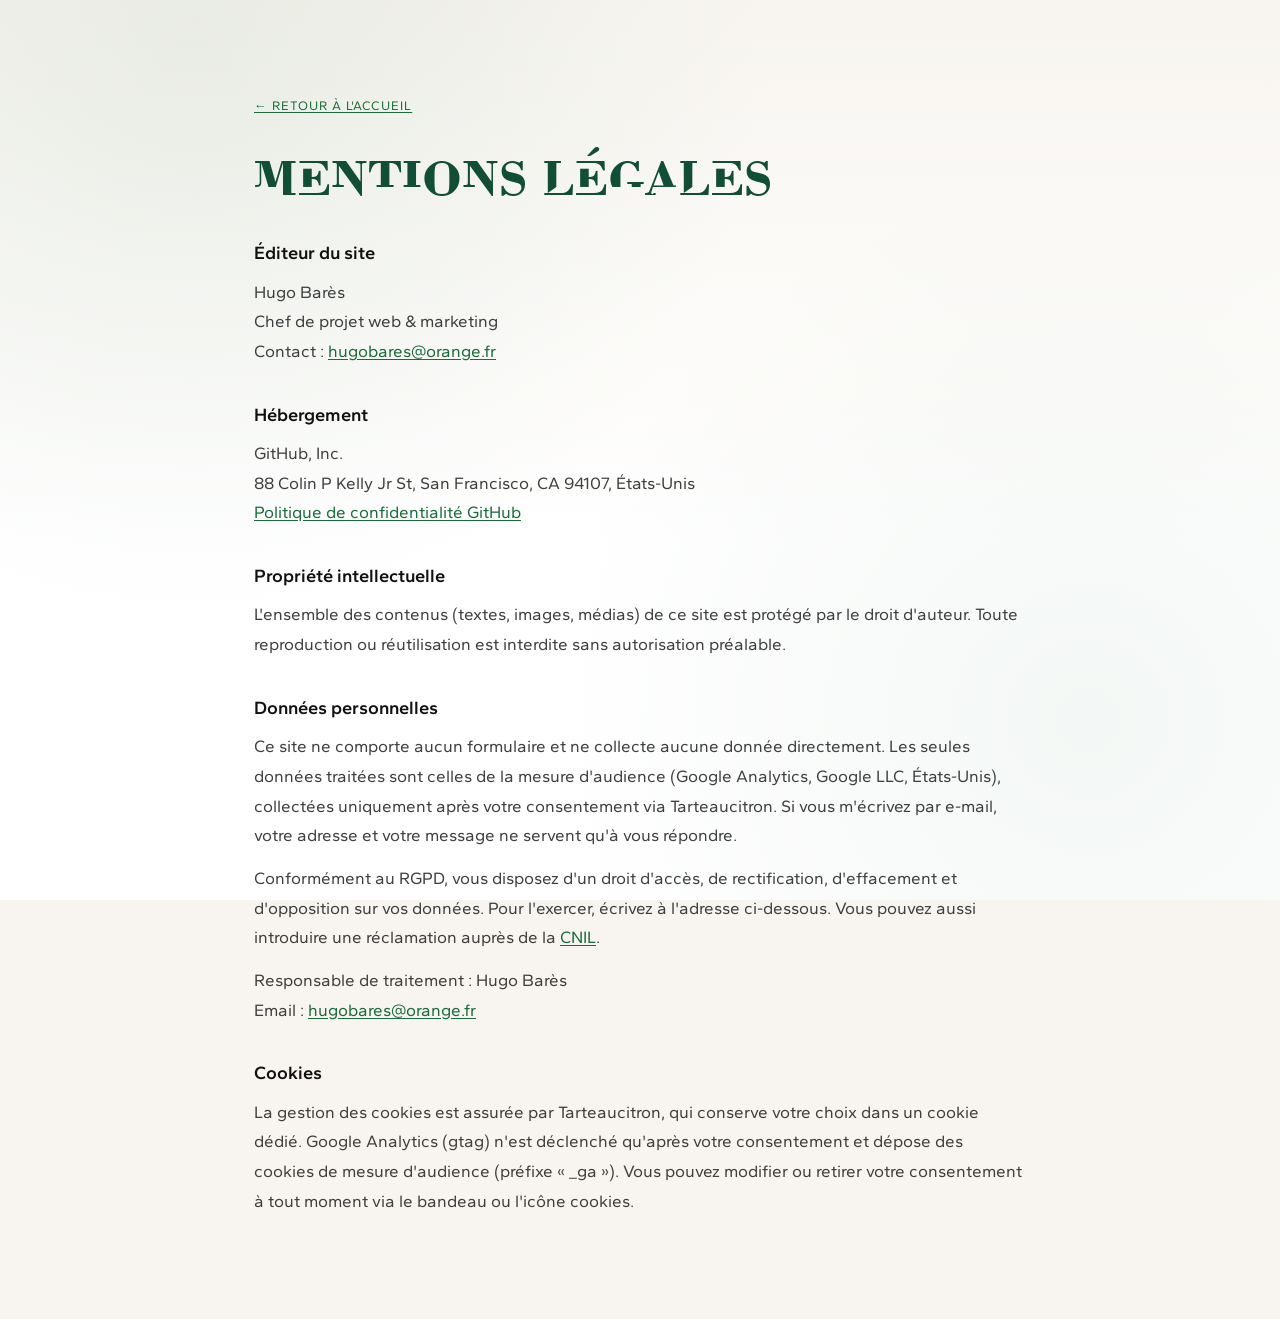
<file: mentions-legales.html>
<!DOCTYPE html>
<html lang="fr">
<head>
    <meta charset="UTF-8">
    <meta name="viewport" content="width=device-width, initial-scale=1.0, maximum-scale=5.0, user-scalable=yes">
    <title>Mentions légales | Hugo Barès</title>
    <meta name="description" content="Mentions légales du site de Hugo Barès, chef de projet web & marketing.">
    <link rel="icon" type="image/webp" href="images/favicon.webp?v=51">
    <link rel="stylesheet" href="style.css?v=102">
    <style>
        .legal-wrap{max-width:820px;margin:0 auto;padding:clamp(3rem,7vw,6rem) 24px;line-height:1.75;color:var(--ink)}
        .legal-back{display:inline-flex;align-items:center;gap:.45rem;color:var(--accent);font-family:var(--font-mono);font-size:.8rem;text-transform:uppercase;letter-spacing:.08em;margin-bottom:2rem;text-decoration:none}
        .legal-back:hover{text-decoration:underline}
        .legal-wrap h1{font-family:var(--font-display);font-weight:400;text-transform:uppercase;letter-spacing:0;line-height:1.1;color:#114d37;font-size:clamp(2rem,5.5vw,3.2rem);margin-bottom:1.6rem}
        .legal-wrap h2{font-weight:600;font-size:1.15rem;margin:2rem 0 .5rem;color:var(--ink)}
        .legal-wrap p{margin-bottom:.8rem;color:var(--ink-soft)}
        .legal-wrap a{color:var(--accent);text-decoration:underline;text-underline-offset:2px}
        .legal-wrap a:hover{opacity:.82}
    </style>
</head>
<body>
    <main class="legal-wrap">
        <a class="legal-back" href="index.html">← Retour à l'accueil</a>
        <h1>Mentions légales</h1>

        <h2>Éditeur du site</h2>
        <p>
            Hugo Barès<br>
            Chef de projet web &amp; marketing<br>
            Contact : <a href="#" data-email><noscript>adresse visible avec JavaScript activé</noscript></a>
        </p>

        <h2>Hébergement</h2>
        <p>
            GitHub, Inc.<br>
            88 Colin P Kelly Jr St, San Francisco, CA 94107, États-Unis<br>
            <a href="https://docs.github.com/en/site-policy/privacy-policies/github-privacy-statement" target="_blank" rel="noopener">Politique de confidentialité GitHub</a>
        </p>

        <h2>Propriété intellectuelle</h2>
        <p>
            L'ensemble des contenus (textes, images, médias) de ce site est protégé par le droit d'auteur. Toute reproduction ou réutilisation est interdite sans autorisation préalable.
        </p>

        <h2>Données personnelles</h2>
        <p>
            Ce site ne comporte aucun formulaire et ne collecte aucune donnée directement. Les seules données traitées sont celles de la mesure d'audience (Google Analytics, Google LLC, États-Unis), collectées uniquement après votre consentement via Tarteaucitron. Si vous m'écrivez par e-mail, votre adresse et votre message ne servent qu'à vous répondre.
        </p>
        <p>
            Conformément au RGPD, vous disposez d'un droit d'accès, de rectification, d'effacement et d'opposition sur vos données. Pour l'exercer, écrivez à l'adresse ci-dessous. Vous pouvez aussi introduire une réclamation auprès de la <a href="https://www.cnil.fr" target="_blank" rel="noopener">CNIL</a>.
        </p>
        <p>
            Responsable de traitement : Hugo Barès<br>
            Email : <a href="#" data-email><noscript>adresse visible avec JavaScript activé</noscript></a>
        </p>

        <h2>Cookies</h2>
        <p>
            La gestion des cookies est assurée par Tarteaucitron, qui conserve votre choix dans un cookie dédié. Google Analytics (gtag) n'est déclenché qu'après votre consentement et dépose des cookies de mesure d'audience (préfixe « _ga »). Vous pouvez modifier ou retirer votre consentement à tout moment via le bandeau ou l'icône cookies.
        </p>
    </main>
    <script>
    // Obfuscation email (anti-spam), identique à la page d'accueil
    (function () {
        var email = 'hugobares' + '@' + 'orange.fr';
        document.querySelectorAll('[data-email]').forEach(function (a) { a.href = 'mailto:' + email; a.textContent = email; });
    })();
    </script>
</body>
</html>
</file>
<file: style.css>
@font-face{font-family:'BodoniMutant';src:url('fonts/Bodom.woff2?v=66') format('woff2'),url('fonts/Bodom.woff?v=66') format('woff');font-weight:400;font-style:normal;font-display:swap}
@font-face{font-family:'Gantari';font-style:normal;font-weight:400 700;font-display:swap;src:url('fonts/Gantari-latin.woff2?v=67') format('woff2');unicode-range:U+0000-00FF,U+0131,U+0152-0153,U+02BB-02BC,U+02C6,U+02DA,U+02DC,U+0304,U+0308,U+0329,U+2000-206F,U+2074,U+20AC,U+2122,U+2191,U+2193,U+2212,U+2215,U+FEFF,U+FFFD}
@font-face{font-family:'Gantari';font-style:normal;font-weight:400 700;font-display:swap;src:url('fonts/Gantari-latin-ext.woff2?v=67') format('woff2');unicode-range:U+0100-02BA,U+02BD-02C5,U+02C7-02CC,U+02CE-02D7,U+02DD-02FF,U+0304,U+0308,U+0329,U+1D00-1DBF,U+1E00-1E9F,U+1EF2-1EFF,U+2020,U+20A0-20AB,U+20AD-20C0,U+2113,U+2C60-2C7F,U+A720-A7FF}

/* ============================================================
   HUGO BARÈS — Portfolio
   Design system : light / minimal / éditorial
   ============================================================ */



:root{
  --bg:#ffffff;
  --bg-soft:#f0f0f0;
  --linen:#f8f5f0;
  --ink:#111111;
  --ink-soft:#3f3f3f;
  --muted:#686868;
  --line:#e0e0e0;
  --accent:#1a6b3a;
  --accent-soft:#d4ead9;
  --accent-ink:#ffffff;
  --color-accent:var(--accent);
  --font-primary:'Gantari',-apple-system,BlinkMacSystemFont,'Segoe UI',sans-serif;
  --font-display:'BodoniMutant','Gantari',sans-serif;
  --font-mono:'Gantari',-apple-system,BlinkMacSystemFont,sans-serif;
  --maxw:1120px;
  --radius:14px;
  --pad:24px;
}

*{box-sizing:border-box;margin:0;padding:0}
html{scroll-behavior:smooth;scroll-padding-top:88px;-webkit-text-size-adjust:100%}
@media (prefers-reduced-motion:reduce){html{scroll-behavior:auto}}

body{
  font-family:var(--font-primary);
  background:
    radial-gradient(circle at 15% 6%, rgba(26,107,58,.07), transparent 42%),
    radial-gradient(circle at 85% 80%, rgba(26,107,58,.05), transparent 42%),
    linear-gradient(180deg,#f8f5f0 0%,#ffffff 60%);
  background-color:#f8f5f0;
  background-attachment:fixed;
  color:var(--ink);
  line-height:1.65;
  font-size:17px;
  -webkit-font-smoothing:antialiased;
  text-rendering:optimizeLegibility;
}
img{max-width:100%;display:block}
a{color:inherit;text-decoration:none}

.site-content,.container{
  width:100%;
  max-width:var(--maxw);
  margin:0 auto;
  padding-left:var(--pad);
  padding-right:var(--pad);
}

a:focus-visible,button:focus-visible,[tabindex]:focus-visible{
  outline:2px solid var(--accent);
  outline-offset:3px;
  border-radius:4px;
}

.eyebrow,.section-eyebrow,.section-title{
  font-family:var(--font-display);
  font-size:clamp(2.5rem,5.2vw,3.8rem);
  font-weight:400;
  letter-spacing:0;
  line-height:1.12;
  color:#114d37;
  text-transform:uppercase;
}
.section-intro{
  margin-top:1rem;
  max-width:58ch;
  font-size:1.05rem;
  color:var(--ink-soft);
}

/* NAV */
.nav{
  position:fixed;top:0;left:0;right:0;z-index:100;
  background:rgba(255,255,255,.82);
  backdrop-filter:saturate(1.3) blur(10px);
  -webkit-backdrop-filter:saturate(1.3) blur(10px);
  border-bottom:1px solid transparent;
  transition:border-color .3s ease,box-shadow .3s ease,opacity .3s ease;
}
.nav--scrolled{border-bottom-color:var(--line);box-shadow:0 1px 18px rgba(0,0,0,.08)}
.nav-inner{display:flex;align-items:center;justify-content:space-between;height:68px}
.nav-brand{font-weight:600;letter-spacing:-.01em;font-size:1.05rem}
.nav-links{display:flex;align-items:center;gap:2rem}
.nav-link{font-size:.95rem;color:var(--ink-soft);transition:color .2s ease}
.nav-link:hover{color:var(--ink)}
.nav-cta{
  font-size:.9rem;font-weight:500;
  padding:.5rem 1rem;border-radius:999px;
  background:var(--accent);color:var(--accent-ink);
  transition:background .2s ease,transform .2s ease;
}
.nav-cta:hover{background:#15572f;transform:translateY(-1px)}
.nav-toggle{display:none;background:none;border:0;cursor:pointer;width:40px;height:40px;position:relative}
.nav-toggle span{display:block;position:absolute;left:9px;right:9px;height:2px;background:var(--ink);transition:transform .25s ease,opacity .25s ease}
.nav-toggle span:nth-child(1){top:14px}
.nav-toggle span:nth-child(2){bottom:14px}
.nav-toggle[aria-expanded="true"] span:nth-child(1){transform:translateY(5px) rotate(45deg)}
.nav-toggle[aria-expanded="true"] span:nth-child(2){transform:translateY(-5px) rotate(-45deg)}

/* SECTIONS */
.section{padding:clamp(4rem,8vw,7rem) 0}
.section--alt{background:transparent}
.section-head{margin-bottom:clamp(2.5rem,4.5vw,3.5rem);max-width:var(--maxw)}
.section-eyebrow{display:block;margin-bottom:.8rem}
.section-title{margin:0}

[data-reveal]{opacity:0;transition:opacity .7s ease}
[data-reveal].is-visible{opacity:1}
@media (prefers-reduced-motion:reduce){[data-reveal]{opacity:1}}

/* Parcours — meuble 3D isométrique */
.cab3d-wrap{display:grid;grid-template-columns:1.1fr minmax(260px,.9fr);gap:clamp(1.5rem,4vw,3.5rem);align-items:center;max-width:var(--maxw)}
.cab3d-panel{order:1;align-self:center;min-height:200px}
.cab3d-panel .p-date{font-family:var(--font-mono);font-size:.8rem;letter-spacing:.04em;color:var(--muted)}
.cab3d-panel .p-role{font-size:clamp(1.3rem,2.4vw,1.6rem);font-weight:600;margin:.35rem 0 .1rem;line-height:1.15}
.cab3d-panel .p-company{color:var(--muted);margin-bottom:1.1rem}
.cab3d-panel ul{list-style:none;display:flex;flex-direction:column;gap:.6rem;margin:0;padding:0}
.cab3d-panel li{position:relative;padding-left:1.2rem;color:var(--ink-soft);font-size:.97rem;line-height:1.5}
.cab3d-panel li::before{content:'';position:absolute;left:0;top:.6em;width:5px;height:5px;border-radius:50%;background:var(--accent)}
.cab3d-scene{order:2;perspective:1300px;display:flex;justify-content:center;align-items:center;min-height:440px}
.cab3d{--w:220px;--h:318px;--d:190px;--dh:96px;--pull:124px;--iw:200px;--id:170px;
  --cab-top:#eef5f0;--cab-front:#e5f0e9;--cab-side:#d6e7dd;--cab-inside:#cadfd1;--cab-line:#1f4a34;
  position:relative;width:var(--w);height:var(--h);transform-style:preserve-3d;transform:rotateX(-18deg) rotateY(-32deg)}
.cab3d-face{position:absolute;top:50%;left:50%;background:var(--cab-front);border:1.5px solid var(--cab-line);border-radius:12px;box-sizing:border-box}
.cab-back{width:var(--w);height:var(--h);transform:translate(-50%,-50%) translateZ(calc(var(--d)/-2)) rotateY(180deg);background:var(--cab-side)}
.cab-right{width:var(--d);height:var(--h);transform:translate(-50%,-50%) rotateY(90deg) translateZ(calc(var(--w)/2));background:var(--cab-side)}
.cab-left{width:var(--d);height:var(--h);transform:translate(-50%,-50%) rotateY(-90deg) translateZ(calc(var(--w)/2));background:var(--cab-side)}
.cab-top{width:var(--w);height:var(--d);transform:translate(-50%,-50%) rotateX(90deg) translateZ(calc(var(--h)/2));background:var(--cab-top)}
.cab-bottom{width:var(--w);height:var(--d);transform:translate(-50%,-50%) rotateX(-90deg) translateZ(calc(var(--h)/2));background:var(--cab-side)}
.cab-drawer{position:absolute;top:50%;left:50%;width:var(--iw);height:var(--dh);transform-style:preserve-3d;border:0;background:none;padding:0;cursor:pointer;transform:translate(-50%,-50%) translateY(var(--oy)) translateZ(0);transition:transform .55s cubic-bezier(.22,.61,.36,1)}
.cab-drawer.is-out{transform:translate(-50%,-50%) translateY(var(--oy)) translateZ(var(--pull))}
.cab-drawer:focus-visible .cab-dr-front{outline:2px solid var(--accent);outline-offset:3px}
.cab-dr-face{position:absolute;top:50%;left:50%;background:var(--cab-front);border:1.5px solid var(--cab-line);border-radius:9px;box-sizing:border-box}
.cab-dr-front{width:var(--iw);height:var(--dh);transform:translate(-50%,-50%) translateZ(calc(var(--id)/2));display:flex;flex-direction:column;align-items:flex-start;justify-content:center;gap:9px;padding:0 16px}
.cab-dr-top{width:var(--iw);height:var(--id);transform:translate(-50%,-50%) rotateX(90deg) translateZ(calc(var(--dh)/2));
  background:radial-gradient(120% 80% at 50% 0,rgba(31,74,52,.05),transparent 60%),linear-gradient(to bottom,var(--cab-inside),#b7d2bf);
  display:flex;align-items:flex-end;justify-content:center;gap:8px;padding:0 18px 12px;overflow:hidden}
.cab-dr-left{width:var(--id);height:var(--dh);transform:translate(-50%,-50%) rotateY(-90deg) translateZ(calc(var(--iw)/2));background:var(--cab-side)}
.cab-dr-right{width:var(--id);height:var(--dh);transform:translate(-50%,-50%) rotateY(90deg) translateZ(calc(var(--iw)/2));background:var(--cab-side)}
.cab-dr-bottom{width:var(--iw);height:var(--id);transform:translate(-50%,-50%) rotateX(-90deg) translateZ(calc(var(--dh)/2));background:var(--cab-side)}
.cab-dr-label{font-size:12px;font-weight:600;color:var(--ink);line-height:1.15;max-width:150px}
.cab-dr-handle{width:52px;height:12px;border:1.5px solid var(--cab-line);border-radius:4px;background:var(--cab-top)}
.dr-file{width:24px;height:66%;border:1.3px solid var(--cab-line);border-radius:5px 5px 2px 2px;background:var(--accent-soft)}
.dr-file:nth-child(2){background:#c7e4d1;height:74%}
.dr-file:nth-child(3){background:#bbdec7;height:60%}
.dr-file:nth-child(4){background:#d4ead9;height:70%}
.dr-file:nth-child(5){background:#c7e4d1;height:64%}
.cab-drawer.is-active .cab-dr-face{border-color:var(--accent)}
.cab-drawer.is-active .cab-dr-front{background:var(--accent-soft)}
.cab-drawer.is-active .cab-dr-handle{background:var(--accent);border-color:var(--accent)}
@media (prefers-reduced-motion:reduce){.cab-drawer{transition:none}}
@media (max-width:860px){.cab3d-wrap{grid-template-columns:1fr}.cab3d-scene{min-height:360px}.cab3d{transform:rotateX(-16deg) rotateY(-30deg) scale(.8)}}
.formation-row{margin-top:2.5rem;display:grid;grid-template-columns:230px 1fr;gap:2rem;align-items:start}
.formation-row-label{font-family:var(--font-mono);font-size:.82rem;letter-spacing:.1em;text-transform:uppercase;color:var(--muted)}
.formation-chips{display:grid;grid-template-columns:repeat(2,1fr);gap:1rem}
.formation-chip{background:var(--bg);border:1px solid var(--line);border-radius:12px;padding:1.1rem;display:flex;flex-direction:column;gap:.3rem}
.formation-chip strong{font-weight:600;font-size:.98rem}
.formation-chip span{font-size:.84rem;color:var(--muted)}

/* À propos + voyage */
.about{display:grid;grid-template-columns:1fr;gap:clamp(2rem,5vw,4rem)}
.about-text{max-width:68ch}
.about-lead{font-size:1.25rem;font-weight:500;letter-spacing:-.01em;margin-bottom:1.2rem}
.about-text p{color:var(--ink-soft)}
.about-text p+p{margin-top:1rem}
.about-travel-stats{display:flex;gap:2.2rem;margin-top:1.8rem}
.about-travel-stats .stat{text-align:center}
.about-travel-stats .stat .n{font-size:2rem;font-weight:600;color:var(--ink)}
.about-travel-stats .stat .l{font-family:var(--font-mono);font-size:.74rem;letter-spacing:.08em;text-transform:uppercase;color:var(--muted)}

/* Contact */
.contact-grid{display:grid;grid-template-columns:repeat(2,1fr);gap:1rem}
.contact-social{display:flex;width:fit-content;margin:2rem auto 0;color:#0a66c2;transition:transform .2s}
.contact-social svg{display:block;width:2.25rem;height:2.25rem;fill:currentColor}
.contact-social:hover{transform:translateY(-3px)}
.contact-social:focus-visible{outline:2px solid #0a66c2;outline-offset:6px;border-radius:4px}
.contact-item{
  display:flex;flex-direction:column;gap:.4rem;
  padding:1.4rem;border:1px solid var(--line);border-radius:12px;background:var(--bg);
  transition:border-color .2s ease,transform .2s ease;
}
.contact-item:hover{border-color:var(--ink);transform:translateY(-3px)}
.contact-label{font-family:var(--font-mono);font-size:.72rem;letter-spacing:.1em;text-transform:uppercase;color:var(--muted)}
.contact-value{font-size:1rem;font-weight:500;word-break:break-word}

footer{padding:2.5rem 0;border-top:1px solid var(--line);color:var(--muted);font-size:.9rem;text-align:center}


.preview-hint{font-family:var(--font-mono);font-size:.8rem;color:var(--muted);margin-bottom:1.2rem}
.preview-duo{display:grid;grid-template-columns:1fr 1fr;gap:1.2rem}
.site-preview{position:relative;border:1px solid var(--line);border-radius:12px;overflow:hidden;background:var(--bg-soft)}
.preview-label{position:absolute;top:.7rem;left:.7rem;z-index:3;font-family:var(--font-mono);font-size:.7rem;letter-spacing:.08em;text-transform:uppercase;padding:.25rem .6rem;border-radius:999px;background:rgba(11,13,12,.85);color:#fff;box-shadow:0 2px 8px rgba(0,0,0,.4)}
.preview-label--after{background:var(--accent);color:#fff}
.preview-frame{height:360px;overflow:hidden}
.preview-frame img{width:100%;height:100%;display:block;object-fit:cover;object-position:center top;transition:object-position 6s linear}
.site-preview:hover .preview-frame img{object-position:center bottom}

.bo-shot{max-width:960px;border:1px solid var(--line);border-radius:12px;overflow:hidden}
.bo-shot .crea-thumb{display:block;width:100%;border:0;padding:0;background:none;cursor:zoom-in}
.bo-shot .crea-thumb img{width:100%;aspect-ratio:1400/662;object-fit:cover}

.about-stats{display:flex;flex-wrap:wrap;gap:2.5rem}
.about-stats .stat .n{font-size:2.2rem;font-weight:600;color:var(--ink);letter-spacing:-.02em}
.about-stats .stat .l{font-family:var(--font-mono);font-size:.74rem;letter-spacing:.06em;text-transform:uppercase;color:var(--muted)}

.crea-cat{margin-bottom:2.2rem}
.crea-cat-label{font-family:var(--font-mono);font-size:.78rem;letter-spacing:.08em;text-transform:uppercase;color:var(--muted);margin-bottom:1rem}
.crea-grid{display:grid;gap:1rem}
.crea-grid--portrait{grid-template-columns:repeat(5,1fr)}
.crea-grid--landscape{grid-template-columns:repeat(3,1fr)}
.crea-grid--square{grid-template-columns:repeat(4,1fr)}
.crea-thumb{border:1px solid var(--line);border-radius:10px;overflow:hidden;padding:0;background:var(--bg-soft);cursor:zoom-in;transition:transform .2s ease,border-color .2s ease}
.crea-thumb:hover{transform:translateY(-3px);border-color:var(--ink)}
.crea-thumb img{width:100%;height:100%;object-fit:cover;display:block}
.crea-grid--portrait .crea-thumb img{aspect-ratio:3/4}
.crea-grid--landscape .crea-thumb img{aspect-ratio:16/9}
.crea-grid--square .crea-thumb img{aspect-ratio:1/1}
.crea-credit{margin-top:1rem;font-family:var(--font-mono);font-size:.82rem;color:var(--muted);padding-left:1rem;border-left:2px solid var(--accent)}

.chips{display:flex;flex-wrap:wrap;gap:.6rem;margin-top:1.4rem}
.chip{font-family:var(--font-mono);font-size:.76rem;padding:.35rem .8rem;border-radius:999px;background:var(--bg-soft);border:1px solid var(--line);color:var(--ink-soft)}


/* LIGHTBOX */
.lightbox{position:fixed;inset:0;z-index:1000;display:flex;align-items:center;justify-content:center;background:rgba(18,20,19,.92);opacity:0;transition:opacity .25s ease;padding:4vh 4vw}
.lightbox.is-open{opacity:1}
.lightbox[hidden]{display:none}
body.lb-open{overflow:hidden}
.lightbox-img{max-width:100%;max-height:92vh;object-fit:contain;border-radius:8px}
.lightbox-close,.lightbox-nav{position:absolute;background:rgba(255,255,255,.12);border:1px solid rgba(255,255,255,.25);color:#fff;cursor:pointer;border-radius:50%;width:48px;height:48px;font-size:1.6rem;line-height:1;display:flex;align-items:center;justify-content:center;transition:background .2s ease}
.lightbox-close:hover,.lightbox-nav:hover{background:rgba(255,255,255,.28)}
.lightbox-close{top:3vh;right:3vw}
.lightbox-prev{left:3vw;top:50%;transform:translateY(-50%)}
.lightbox-next{right:3vw;top:50%;transform:translateY(-50%)}

/* RESPONSIVE */
@media (max-width:900px){
  .about{grid-template-columns:1fr}
  .formation-row{grid-template-columns:1fr;gap:1rem}
  .formation-chips{grid-template-columns:1fr}
  .contact-grid{grid-template-columns:1fr 1fr}
  .crea-grid--portrait{grid-template-columns:repeat(3,1fr)}
}
@media (max-width:640px){
  body{font-size:16px}
  .nav{background:rgba(255,255,255,.92)}
  .nav-inner{height:60px}
  .nav-logo{height:26px}
  .nav-toggle{display:block}
  .nav-links{
    position:fixed;left:0;right:0;top:60px;flex-direction:column;align-items:stretch;gap:0;
    background:#ffffff;border-top:1px solid var(--line);border-bottom:1px solid var(--line);
    padding:.4rem var(--pad) 1.1rem;
    transform:translateY(-130%);opacity:0;visibility:hidden;
    transition:transform .3s ease,opacity .25s ease,visibility .3s;
    box-shadow:0 26px 44px rgba(0,0,0,.45);
  }
  .nav-links.open{transform:translateY(0);opacity:1;visibility:visible}
  .nav-link{width:100%;padding:1rem .1rem;border-bottom:1px solid var(--line);font-size:1.05rem;color:var(--ink)}
  .nav-link:hover{color:var(--accent)}
  .nav-cta{display:block;width:100%;margin-top:1rem;padding:.9rem 0;text-align:center;background:var(--accent);color:var(--accent-ink);border-radius:999px;font-weight:600}
  .about-travel-stats{gap:1.6rem}
  .preview-duo{grid-template-columns:1fr}
  .crea-grid--portrait,.crea-grid--landscape,.crea-grid--square{grid-template-columns:repeat(2,1fr)}
  .contact-grid{grid-template-columns:1fr}
}


/* Masquer la nav pendant le hero-portail (il a son propre en-tête) */
body.gp-hide-nav .nav{opacity:0;pointer-events:none}


/* ===== Ascenseur : curseur menthe flottant (overlay moderne) ===== */
*{scrollbar-width:thin;scrollbar-color:rgba(26,107,58,.5) transparent}
::-webkit-scrollbar{width:12px;height:12px;background:transparent}
::-webkit-scrollbar-track,::-webkit-scrollbar-track-piece,::-webkit-scrollbar-corner{background:transparent;border:0;box-shadow:none}
::-webkit-scrollbar-button{display:none;width:0;height:0}
::-webkit-scrollbar-thumb{background:rgba(26,107,58,.45);border-radius:999px;border:3px solid transparent;background-clip:padding-box;transition:background .2s ease}
::-webkit-scrollbar-thumb:hover{background:rgba(26,107,58,.8);background-clip:padding-box;box-shadow:inset 0 0 0 10px rgba(26,107,58,.25)}

/* ===== Réalisations : timeline au scroll ===== */
.rtl{position:relative;margin-top:1.5rem}
.rtl-line{position:absolute;left:19px;top:0;bottom:0;width:2px;background:linear-gradient(to bottom,transparent,rgba(17,17,17,.12) 8%,rgba(17,17,17,.12) 92%,transparent);overflow:hidden}
.rtl-progress{position:absolute;left:0;top:0;width:2px;height:0;background:linear-gradient(to top,var(--accent),rgba(26,107,58,.15));border-radius:999px}
.rtl-item{position:relative;display:grid;grid-template-columns:280px minmax(0,1fr);gap:2.5rem;padding:2.5rem 0 3.5rem}
.rtl-side{position:sticky;top:96px;align-self:start;display:flex;align-items:center;gap:1.2rem;z-index:2}
.rtl-dot{position:relative;flex:none;width:40px;height:40px;border-radius:50%;background:var(--bg);display:flex;align-items:center;justify-content:center}
.rtl-dot span{width:14px;height:14px;border-radius:50%;background:var(--accent-soft);border:1px solid var(--accent)}
.rtl-title{font-size:clamp(1.3rem,2.4vw,2rem);font-weight:700;letter-spacing:-.02em;line-height:1.1;color:var(--ink)}
.rtl-content{min-width:0;padding-top:.3rem}
.rtl-content>p{color:var(--ink-soft);margin:0 0 1.3rem;max-width:64ch}
.rtl-content>p strong{color:var(--ink);font-weight:600}
.rtl-content .about-stats{margin-bottom:1rem}
.rtl-content .preview-duo{margin-top:.4rem}
@media(max-width:760px){
  .rtl-item{grid-template-columns:1fr;gap:.8rem;padding:2rem 0 2.5rem 52px}
  .rtl-side{position:static;top:auto;gap:.9rem}
  .rtl-dot{position:absolute;left:0}
  .rtl-line{left:19px}
}

/* Logo SVG (nav + ouverture) */
.nav-logo{height:30px;width:auto;display:block;filter:brightness(0)}
.portal-logo{height:34px;width:auto;display:block}


/* Fond nuages animé du hero (portail) */
.hero-clouds{position:absolute;inset:0;width:100%;height:100%;display:block;z-index:0;pointer-events:none}

/* Adoucit la démarcation portail -> 1re section : bande de fondu douce à cheval sur la jonction */
#realisations{position:relative}
#realisations::before{content:'';position:absolute;left:0;right:0;top:-110px;height:220px;background:linear-gradient(to bottom,transparent 0%,rgba(26,107,58,.08) 50%,transparent 100%);pointer-events:none;z-index:0;filter:blur(6px)}
#realisations>.site-content{position:relative;z-index:2}


/* ---- Globe voyage : planisphère pointillé + pins pulsants ---- */
.globe-wrap{margin-top:clamp(2.5rem,5vw,4.5rem)}
.globe-instruction{text-align:center;margin:0 0 1.4rem;font-family:var(--font-mono);font-size:.8rem;letter-spacing:.03em;color:var(--muted)}
.globe{position:relative;width:100%;max-width:1180px;margin-inline:auto;color:rgba(26,107,58,.3)}
.globe .globe-dots{display:block;width:100%;height:auto}
.globe-pin{cursor:pointer}
.globe-pin:focus{outline:none}
.globe-pin .pin-core{fill:var(--accent,#1a6b3a);transition:fill .15s}
.globe-pin .pin-halo{fill:var(--accent,#1a6b3a);opacity:.4;transform-box:fill-box;transform-origin:center;animation:globePinPulse 2.6s ease-out infinite;animation-delay:var(--d,0s)}
.globe-pin:hover .pin-core,.globe-pin:focus-visible .pin-core{fill:#2d9456}
.globe-pin:focus-visible .pin-halo{opacity:.75}
@keyframes globePinPulse{0%{transform:scale(.35);opacity:.6}70%{opacity:0}100%{transform:scale(2.1);opacity:0}}
@media(prefers-reduced-motion:reduce){.globe-pin .pin-halo{animation:none;opacity:.35}}
.globe-tip{position:absolute;transform:translate(-50%,calc(-100% - 14px));opacity:0;transition:opacity .15s;pointer-events:none;z-index:3;line-height:0}
.globe-tip.on{opacity:1}
.globe-modal{position:fixed;inset:0;z-index:1000;display:none;place-items:center;padding:4vw;background:rgba(6,20,15,.82);backdrop-filter:blur(4px)}
.globe-modal.open{display:grid}
.globe-modal-card{position:relative;max-width:min(880px,92vw)}
.globe-modal-card img{display:block;max-width:100%;max-height:82vh;border-radius:12px;box-shadow:0 20px 60px rgba(0,0,0,.5)}
.globe-modal-title{margin:.9rem 0 0;text-align:center;color:#fbfbfa;font-size:1.1rem;font-weight:600}
.globe-modal-close{position:absolute;top:-14px;right:-14px;width:40px;height:40px;border-radius:50%;border:none;background:#fff;color:#0c1212;font-size:22px;line-height:1;cursor:pointer;box-shadow:0 4px 14px rgba(0,0,0,.35)}
@media(max-width:640px){.globe-modal-close{top:-8px;right:-8px;width:36px;height:36px}}

/* Globe : aperçu photo au survol (desktop) */
.globe.can-hover .globe-pin{cursor:default}
.globe-tip.has-photo{padding:0}
.globe-tip.has-photo::after{content:'';position:absolute;left:0;right:0;bottom:0;height:48%;background:linear-gradient(to top,rgba(0,0,0,.6),transparent);border-radius:0 0 10px 10px;z-index:1;pointer-events:none}
.globe-tip.has-photo img{display:block;width:clamp(260px,24vw,360px);max-width:none;height:auto;aspect-ratio:3/2;object-fit:cover;border-radius:10px;box-shadow:0 16px 40px rgba(0,0,0,.4)}
.globe-tip.has-photo span{position:absolute;left:14px;bottom:12px;z-index:2;margin:0;color:#fff;font:600 16px/1.1 var(--font-primary),sans-serif;text-shadow:0 1px 6px rgba(0,0,0,.75)}
.globe-tip.below{transform:translate(-50%,16px)}

/* Accessibilité : titre masqué visuellement mais lu par les lecteurs d'écran */
.sr-only{position:absolute;width:1px;height:1px;padding:0;margin:-1px;overflow:hidden;clip:rect(0,0,0,0);white-space:nowrap;border:0}
/* Footer */
.footer-links{margin-top:.4rem;font-size:.85rem}
.footer-links a{color:inherit;opacity:.8;text-decoration:underline;text-underline-offset:2px}
.footer-links a:hover{opacity:1}

/* Fond nuages — section Contact */
#contact{position:relative;overflow:hidden;padding-bottom:2rem}
.section-clouds{position:absolute;inset:0;width:100%;height:100%;z-index:0;pointer-events:none}
#contact>.site-content{position:relative;z-index:1}

/* Inversion — section Parcours (fond sombre) */
#parcours{background:radial-gradient(circle at 20% 8%,rgba(68,125,98,.28),transparent 46%),linear-gradient(135deg,#0b3b2a 0%,#14573f 55%,#0a2d22 100%);color:#eafaf1}
#parcours .section-eyebrow{color:rgba(234,250,241,.6)}
#parcours .section-title{color:#eafaf1}
#parcours .section-intro{color:rgba(234,250,241,.82)}
#parcours .cab3d-panel .p-date{color:rgba(234,250,241,.6)}
#parcours .cab3d-panel .p-role{color:#eafaf1}
#parcours .cab3d-panel .p-company{color:rgba(234,250,241,.6)}
#parcours .cab3d-panel li{color:rgba(234,250,241,.85)}
#parcours .formation-row-label{color:rgba(234,250,241,.6)}
#parcours .formation-chip{background:rgba(255,255,255,.06);border-color:rgba(234,250,241,.16)}
#parcours .formation-chip strong{color:#eafaf1}
#parcours .formation-chip span{color:rgba(234,250,241,.6)}

/* Footer intégré à la section Contact */
.contact-footer{margin-top:3rem;padding:1.5rem 0 0;border-top:1px solid var(--line);display:flex;flex-wrap:wrap;justify-content:space-between;align-items:center;gap:.5rem 1.2rem;color:var(--muted);font-size:.9rem;text-align:left}
.contact-footer p{margin:0}
</file>
